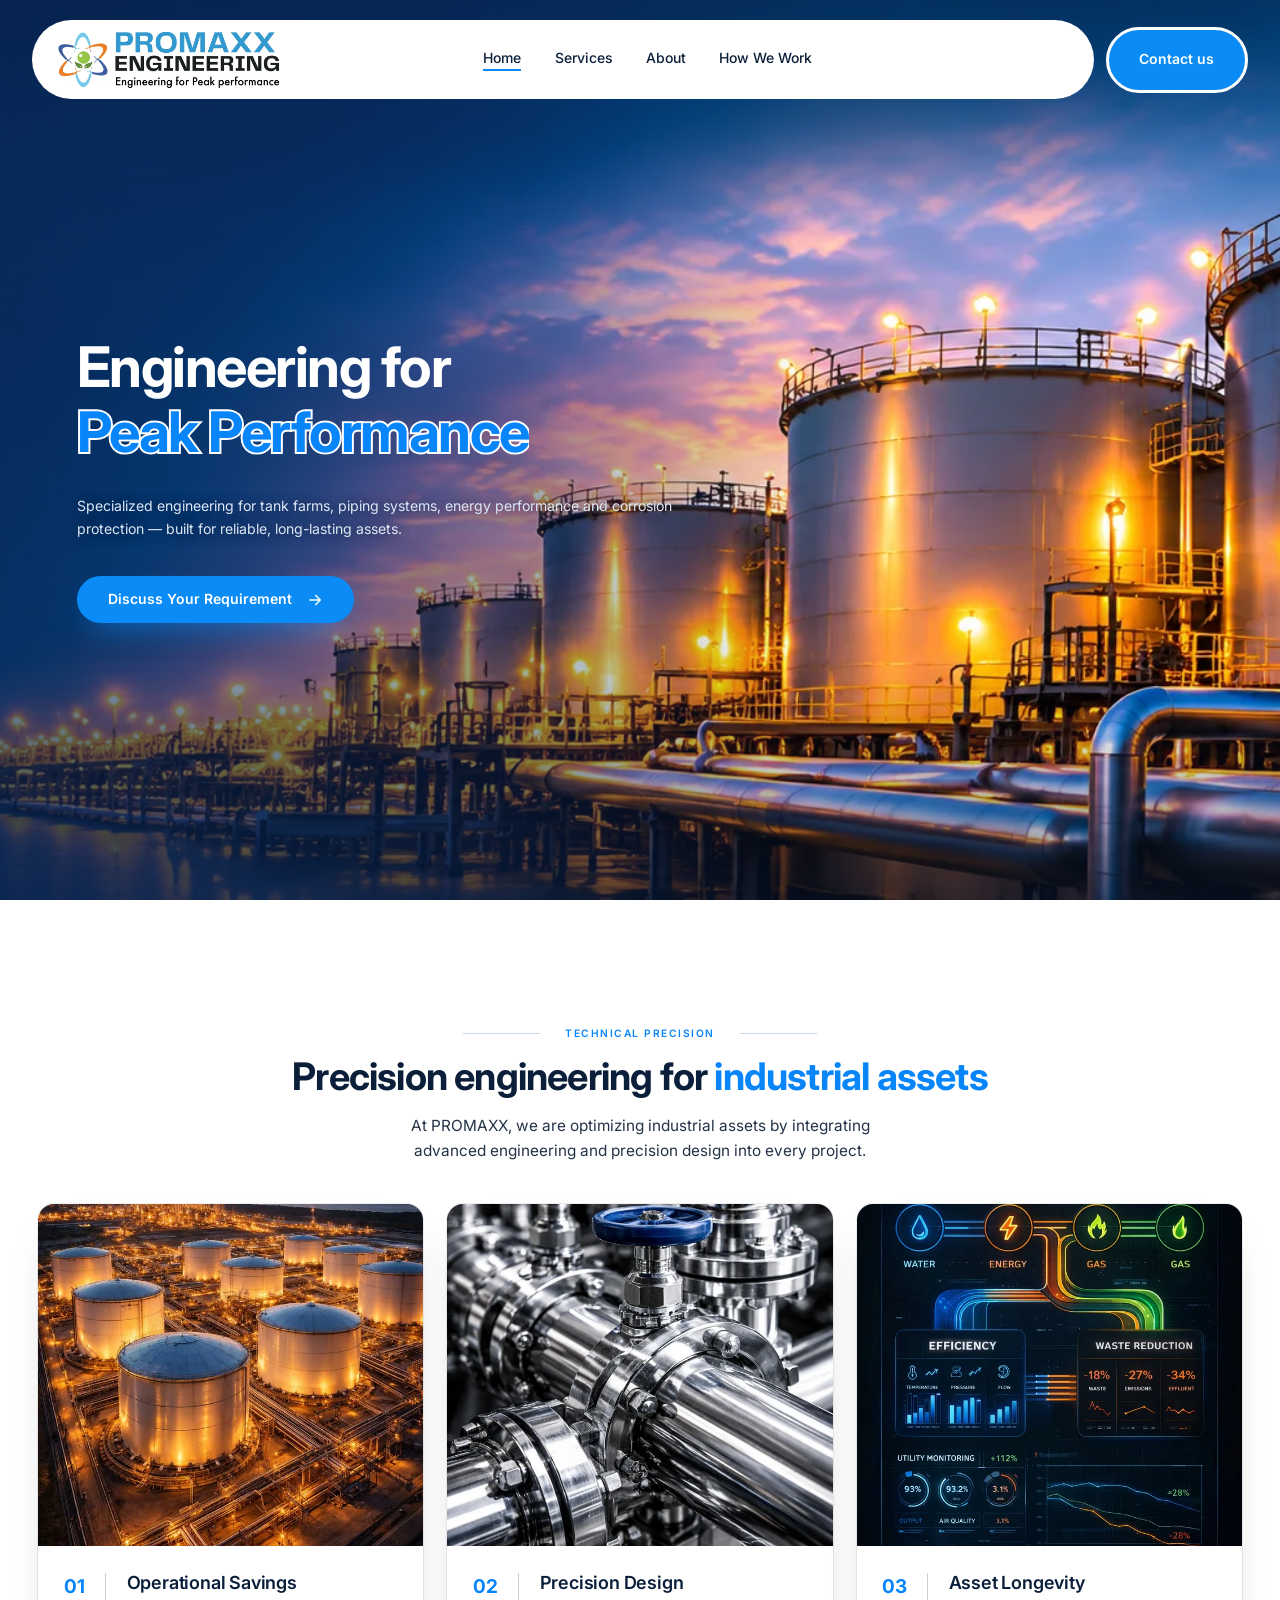
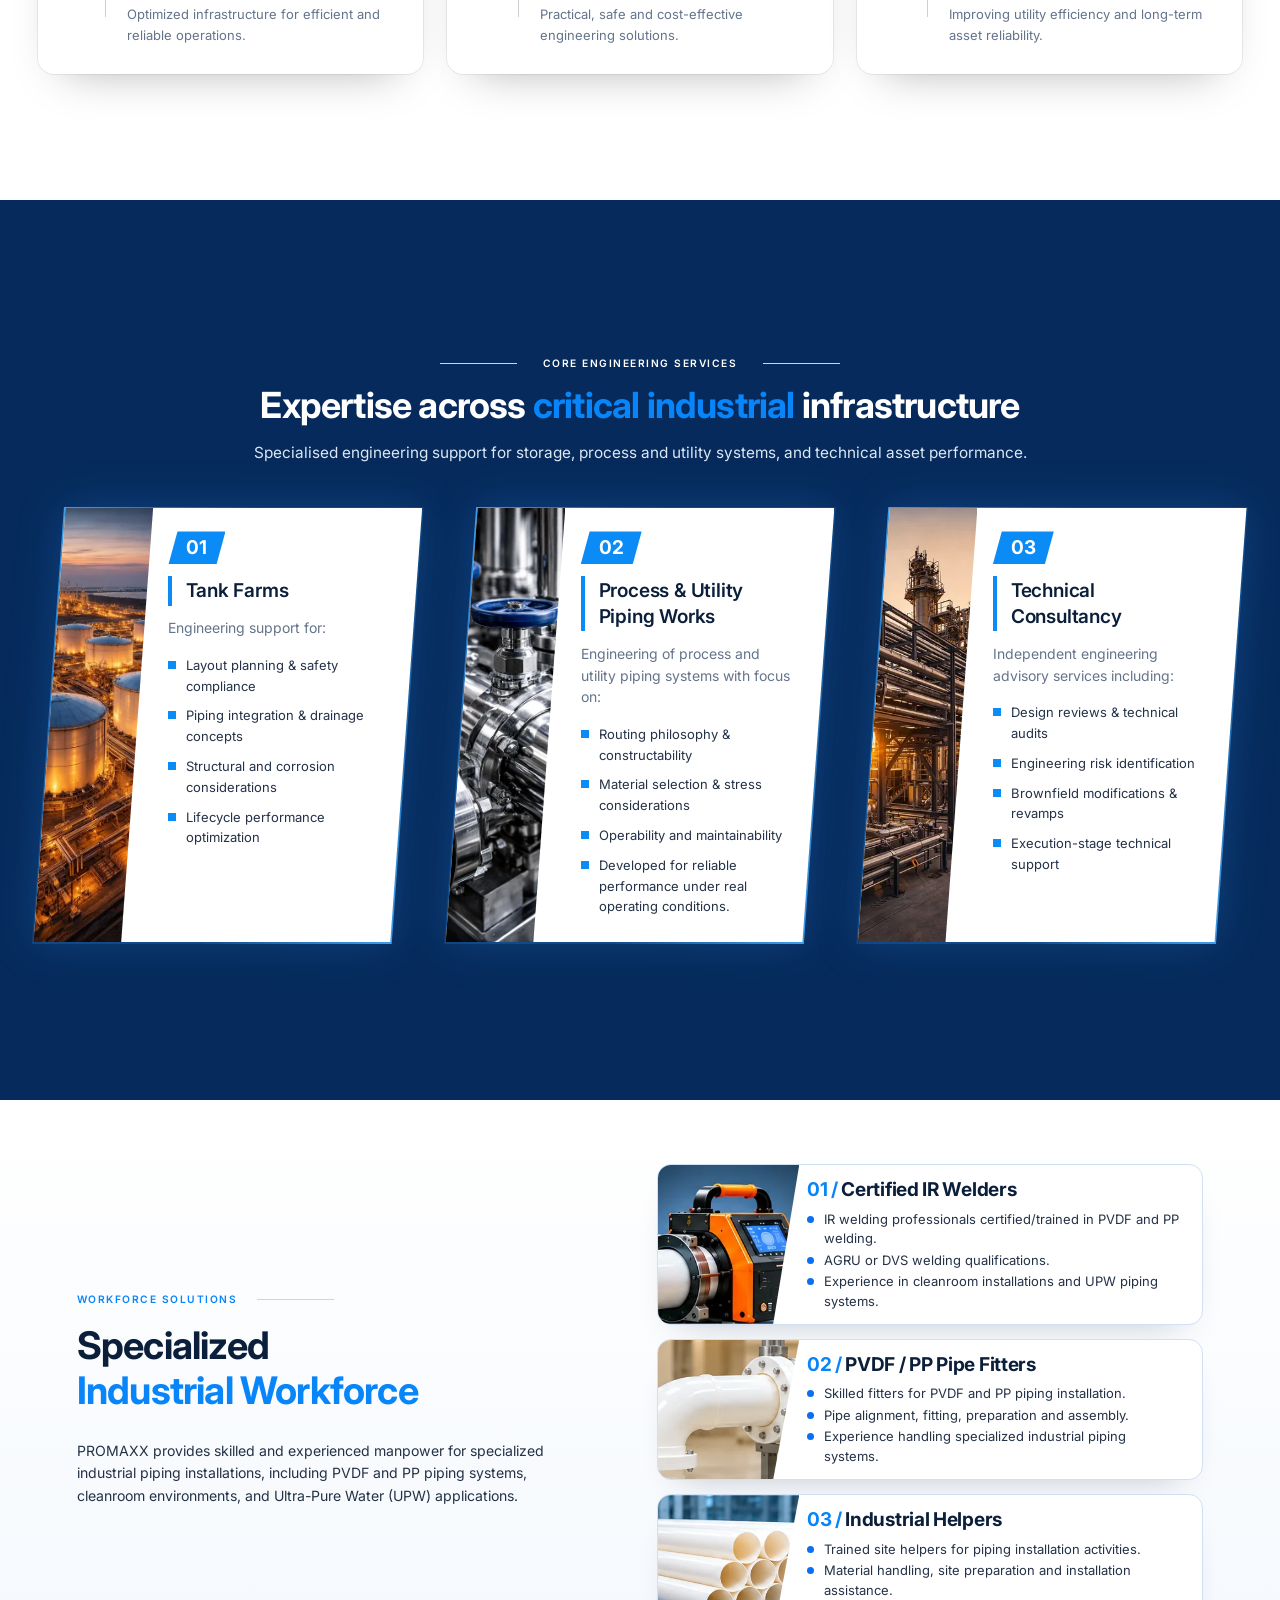
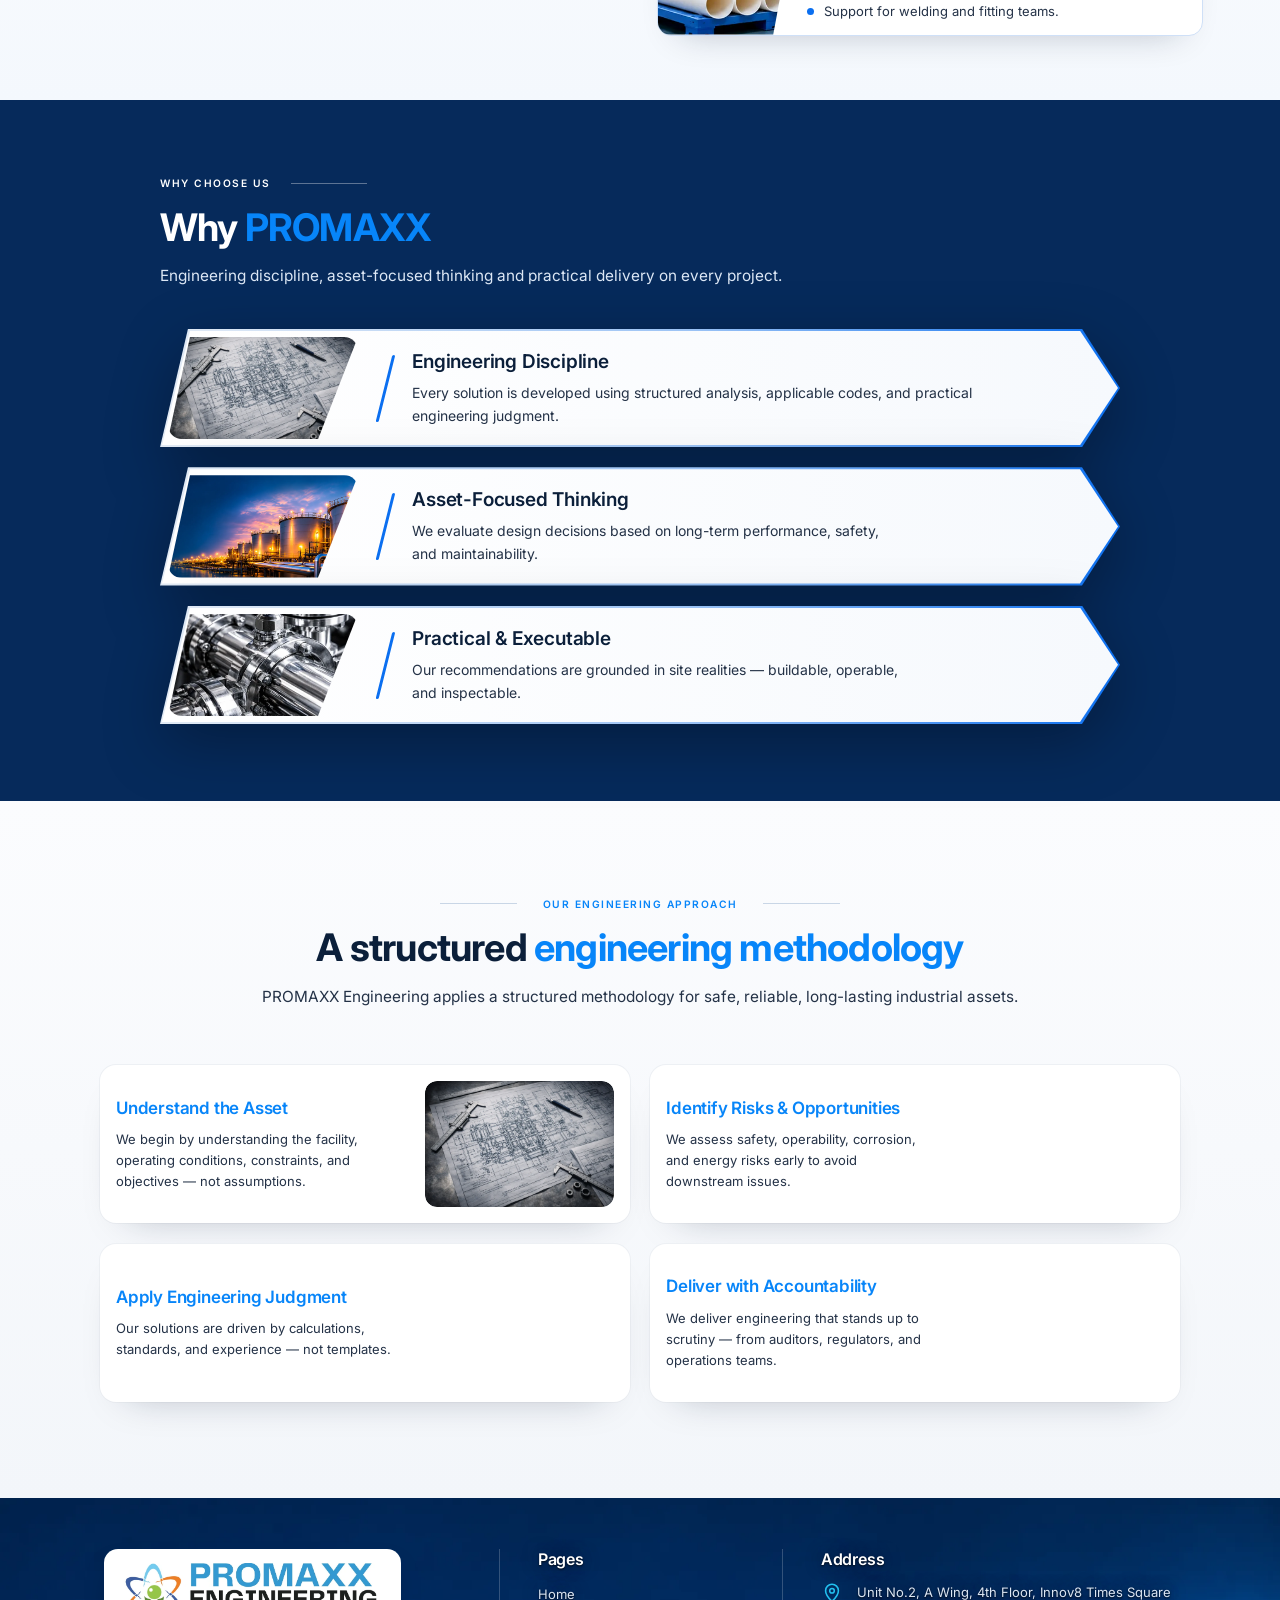
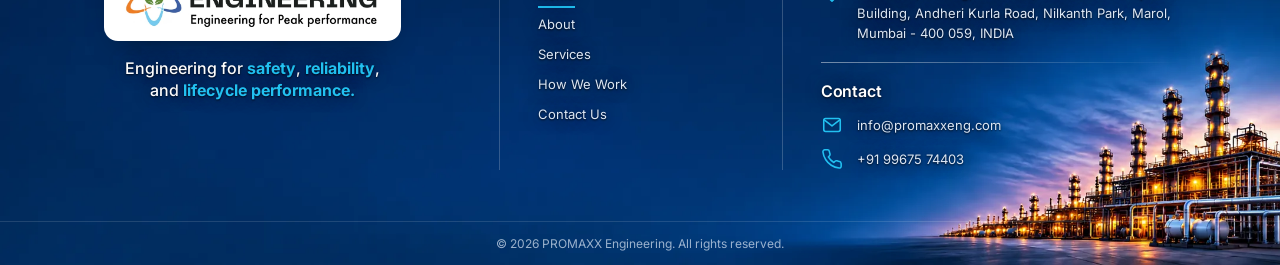
<file: index.html>
<!DOCTYPE html>
<html lang="en">
<head>
<meta charset="utf-8">
<meta name="viewport" content="width=device-width, initial-scale=1">
<title>PROMAXX Engineering | Engineering for Peak Performance</title>
<meta name="description" content="PROMAXX Engineering delivers specialised engineering for tank farms, process and utility piping, technical consultancy and skilled industrial workforce — built for safe, reliable, long-lasting assets. Mumbai, India.">
<meta name="theme-color" content="#062a5b">
<link rel="canonical" href="https://promaxxeng.com/">
<meta property="og:type" content="website">
<meta property="og:site_name" content="PROMAXX Engineering">
<meta property="og:title" content="PROMAXX Engineering | Engineering for Peak Performance">
<meta property="og:description" content="Specialised engineering for tank farms, piping systems, energy performance and corrosion protection — built for reliable, long-lasting assets.">
<meta property="og:url" content="https://promaxxeng.com/">
<meta property="og:image" content="https://promaxxeng.com/og-image.jpg">
<meta property="og:image:width" content="1200">
<meta property="og:image:height" content="630">
<meta name="twitter:card" content="summary_large_image">
<link rel="icon" href="favicon.ico" sizes="any">
<link rel="icon" href="favicon-32.png" type="image/png" sizes="32x32">
<link rel="apple-touch-icon" href="apple-touch-icon.png">
<link rel="manifest" href="site.webmanifest">
<link rel="preconnect" href="https://fonts.googleapis.com">
<link rel="preconnect" href="https://fonts.gstatic.com" crossorigin>
<link href="https://fonts.googleapis.com/css2?family=Inter:wght@400;500;600;700;800&display=swap" rel="stylesheet">
<link rel="preload" as="image" href="img/home-hero-tanks-hd.webp" fetchpriority="high">
<link rel="stylesheet" href="css/style.css">
<script>
  (function (d) {
    if (window.matchMedia && !matchMedia('(prefers-reduced-motion: reduce)').matches && 'IntersectionObserver' in window) {
      d.documentElement.classList.add('motion');
      setTimeout(function () { if (!window.__promaxx) d.documentElement.classList.remove('motion'); }, 4000);
    }
  })(document);
</script>
<script type="application/ld+json">
{
  "@context": "https://schema.org",
  "@type": "ProfessionalService",
  "name": "PROMAXX Engineering",
  "slogan": "Engineering for Peak Performance",
  "url": "https://promaxxeng.com/",
  "logo": "https://promaxxeng.com/img/promaxx-logo.png",
  "image": "https://promaxxeng.com/og-image.jpg",
  "email": "info@promaxxeng.com",
  "telephone": "+91 99675 74403",
  "address": {
    "@type": "PostalAddress",
    "streetAddress": "Unit No.2, A Wing, 4th Floor, Innov8 Times Square Building, Andheri Kurla Road, Nilkanth Park, Marol",
    "addressLocality": "Mumbai",
    "postalCode": "400059",
    "addressRegion": "Maharashtra",
    "addressCountry": "IN"
  }
}
</script>
</head>
<body class="page-home">
<a class="skip-link" href="#main">Skip to content</a>
<div class="page">

<!-- ============================== HERO ============================== -->
<header class="hero hero-home" data-parallax-root>
  <div class="hero-media">
    <div class="slot kenburns" data-parallax>
      <img src="img/home-hero-tanks-hd.webp" width="2172" height="724" alt="Illuminated storage tank farm at dusk" fetchpriority="high" decoding="async">
    </div>
  </div>
  <div class="hero-light" aria-hidden="true"></div>
  <div class="hero-shade" aria-hidden="true"></div>

  <nav class="nav" data-reveal="fade" aria-label="Main">
    <div class="nav-pill">
      <a class="nav-logo" data-reveal="up" data-reveal-delay="100" href="index.html" aria-label="PROMAXX Engineering home">
        <img src="img/promaxx-logo.webp" width="869" height="216" alt="PROMAXX Engineering — Engineering for Peak performance">
      </a>
      <div class="nav-links" data-reveal-stagger="up" data-reveal-delay="200" data-reveal-step="100">
        <a href="index.html" aria-current="page">Home</a>
        <a href="#services">Services</a>
        <a href="#why">About</a>
        <a href="#approach">How We Work</a>
      </div>
      <button class="nav-burger" type="button" aria-label="Open menu" aria-expanded="false" aria-controls="mobile-menu">
        <span></span><span></span><span></span>
      </button>
    </div>
    <a class="nav-cta" data-reveal="scale" data-reveal-delay="450" href="contact.html">Contact us</a>
  </nav>
  <div class="mobile-menu" id="mobile-menu">
    <a href="index.html">Home</a>
    <a href="#services">Services</a>
    <a href="#why">About</a>
    <a href="#approach">How We Work</a>
    <a class="mm-cta" href="contact.html">Contact us</a>
  </div>

  <div class="hero-body">
    <h1 class="hv hv-blue static">
      <span class="line"><span data-mask="200">Engineering for</span></span>
      <span class="line"><span data-mask="450" class="accent">Peak Performance</span></span>
    </h1>
    <p class="hero-text hv hv-white" data-reveal="up" data-reveal-delay="700">Specialized engineering for tank farms, piping systems, energy performance and corrosion protection — built for reliable, long-lasting assets.</p>
    <a class="btn-primary hc" data-reveal="up" data-reveal-delay="900" href="contact.html">Discuss Your Requirement<svg class="arrow" width="18" height="18" viewBox="0 0 24 24" fill="none" stroke="currentColor" stroke-width="2" stroke-linecap="round" stroke-linejoin="round" aria-hidden="true"><path d="M5 12h14M13 6l6 6-6 6"/></svg></a>
  </div>
</header>

<main id="main">

<!-- ============================== INTRO ============================== -->
<section class="intro" aria-labelledby="intro-title">
  <div class="eyebrow" data-reveal="up"><span class="ln"></span><span class="lbl">TECHNICAL PRECISION</span><span class="ln"></span></div>
  <h2 class="h2" id="intro-title" data-reveal="up" data-reveal-delay="100">Precision engineering for <span class="accent">industrial assets</span></h2>
  <p class="lead" data-reveal="up" data-reveal-delay="200">At PROMAXX, we are optimizing industrial assets by integrating advanced engineering and precision design into every project.</p>

  <div class="intro-grid" data-reveal-stagger="up" data-reveal-step="150">
    <article class="intro-card hc">
      <div class="media" data-reveal="scale" data-reveal-delay="100"><div class="slot ambient zoom"><img src="img/tank-farm-aerial.webp" width="683" height="1024" alt="Aerial view of an industrial tank farm" loading="lazy" decoding="async"></div></div>
      <div class="body">
        <span class="num" data-reveal="up" data-reveal-delay="250">01</span>
        <span class="sep" aria-hidden="true"></span>
        <div class="txt">
          <h3 class="hv hv-blue static">Operational Savings</h3>
          <p class="hv hv-blue">Optimized infrastructure for efficient and reliable operations.</p>
        </div>
      </div>
    </article>
    <article class="intro-card hc">
      <div class="media" data-reveal="scale" data-reveal-delay="100"><div class="slot ambient zoom"><img src="img/process-piping.webp" width="683" height="1024" alt="Stainless process piping and valves" loading="lazy" decoding="async"></div></div>
      <div class="body">
        <span class="num" data-reveal="up" data-reveal-delay="250">02</span>
        <span class="sep" aria-hidden="true"></span>
        <div class="txt">
          <h3 class="hv hv-blue static">Precision Design</h3>
          <p class="hv hv-blue">Practical, safe and cost-effective engineering solutions.</p>
        </div>
      </div>
    </article>
    <article class="intro-card hc">
      <div class="media" data-reveal="scale" data-reveal-delay="100"><div class="slot ambient zoom"><img src="img/utility-flow.webp" width="683" height="1024" alt="Utility efficiency monitoring dashboard" loading="lazy" decoding="async"></div></div>
      <div class="body">
        <span class="num" data-reveal="up" data-reveal-delay="250">03</span>
        <span class="sep" aria-hidden="true"></span>
        <div class="txt">
          <h3 class="hv hv-blue static">Asset Longevity</h3>
          <p class="hv hv-blue">Improving utility efficiency and long-term asset reliability.</p>
        </div>
      </div>
    </article>
  </div>
</section>

<!-- ============================== SERVICES ============================== -->
<section class="services" id="services" aria-labelledby="services-title">
  <div class="services-inner">
    <div class="eyebrow on-dark" data-reveal="up"><span class="ln"></span><span class="lbl">CORE ENGINEERING SERVICES</span><span class="ln"></span></div>
    <h2 class="h2 hv hv-blue static" id="services-title" data-reveal="up" data-reveal-delay="100">Expertise across <span class="accent">critical industrial</span> infrastructure</h2>
    <p class="lead hv hv-white" data-reveal="up" data-reveal-delay="200">Specialised engineering support for storage, process and utility systems, and technical asset performance.</p>

    <div class="svc-grid" data-reveal-stagger="up" data-reveal-delay="250" data-reveal-step="150">
      <article class="svc-card hc">
        <div class="svc-frame">
          <div class="svc-panel">
            <div class="svc-media"><div class="slot ambient zoom" data-reveal="mask-x" data-reveal-delay="150"><img src="img/tank-farm-aerial.webp" width="683" height="1024" alt="Tank farm at dusk" loading="lazy" decoding="async"></div></div>
            <div class="svc-body">
              <span class="svc-num" data-reveal="up" data-reveal-delay="250">01</span>
              <h3 class="hv hv-blue static" data-reveal="fade" data-reveal-delay="350">Tank Farms</h3>
              <p class="hv hv-blue">Engineering support for:</p>
              <ul class="svc-list" data-reveal-stagger="up" data-reveal-delay="450" data-reveal-step="80">
                <li class="hv hv-blue">Layout planning &amp; safety compliance</li>
                <li class="hv hv-blue">Piping integration &amp; drainage concepts</li>
                <li class="hv hv-blue">Structural and corrosion considerations</li>
                <li class="hv hv-blue">Lifecycle performance optimization</li>
              </ul>
            </div>
          </div>
        </div>
      </article>
      <article class="svc-card hc">
        <div class="svc-frame">
          <div class="svc-panel">
            <div class="svc-media"><div class="slot ambient zoom" data-reveal="mask-x" data-reveal-delay="150"><img src="img/process-piping.webp" width="683" height="1024" alt="Process piping and valve" loading="lazy" decoding="async"></div></div>
            <div class="svc-body">
              <span class="svc-num" data-reveal="up" data-reveal-delay="250">02</span>
              <h3 class="hv hv-blue static" data-reveal="fade" data-reveal-delay="350">Process &amp; Utility Piping Works</h3>
              <p class="hv hv-blue">Engineering of process and utility piping systems with focus on:</p>
              <ul class="svc-list" data-reveal-stagger="up" data-reveal-delay="450" data-reveal-step="80">
                <li class="hv hv-blue">Routing philosophy &amp; constructability</li>
                <li class="hv hv-blue">Material selection &amp; stress considerations</li>
                <li class="hv hv-blue">Operability and maintainability</li>
                <li class="hv hv-blue">Developed for reliable performance under real operating conditions.</li>
              </ul>
            </div>
          </div>
        </div>
      </article>
      <article class="svc-card hc">
        <div class="svc-frame">
          <div class="svc-panel">
            <div class="svc-media"><div class="slot ambient zoom" data-reveal="mask-x" data-reveal-delay="150"><img src="img/pipe-rack-dusk.webp" width="1024" height="683" alt="Refinery towers and pipe rack at dusk" loading="lazy" decoding="async"></div></div>
            <div class="svc-body">
              <span class="svc-num" data-reveal="up" data-reveal-delay="250">03</span>
              <h3 class="hv hv-blue static" data-reveal="fade" data-reveal-delay="350">Technical Consultancy</h3>
              <p class="hv hv-blue">Independent engineering advisory services including:</p>
              <ul class="svc-list" data-reveal-stagger="up" data-reveal-delay="450" data-reveal-step="80">
                <li class="hv hv-blue">Design reviews &amp; technical audits</li>
                <li class="hv hv-blue">Engineering risk identification</li>
                <li class="hv hv-blue">Brownfield modifications &amp; revamps</li>
                <li class="hv hv-blue">Execution-stage technical support</li>
              </ul>
            </div>
          </div>
        </div>
      </article>
    </div>
  </div>
</section>

<!-- ============================== WORKFORCE ============================== -->
<section class="workforce" id="workforce" aria-labelledby="wf-title">
  <div class="wf-grid">
    <div class="wf-intro" data-reveal="up">
      <div class="eyebrow start"><span class="lbl">WORKFORCE SOLUTIONS</span><span class="ln"></span></div>
      <h2 class="h2 hv hv-blue static" id="wf-title">Specialized<br><span class="accent">Industrial Workforce</span></h2>
      <p class="hv hv-blue">PROMAXX provides skilled and experienced manpower for specialized industrial piping installations, including PVDF and PP piping systems, cleanroom environments, and Ultra-Pure Water (UPW) applications.</p>
    </div>
    <div class="wf-cards" data-reveal-stagger="right" data-reveal-delay="120">
      <article class="wf-card hc">
        <div class="wf-media"><div class="slot ambient zoom"><img src="img/workforce-welder.webp" width="400" height="252" alt="IR welding machine joining PVDF pipe" loading="lazy" decoding="async"></div></div>
        <div class="wf-body">
          <h3 class="hv hv-blue static"><span class="accent">01 /</span> Certified IR Welders</h3>
          <ul class="wf-list">
            <li>IR welding professionals certified/trained in PVDF and PP welding.</li>
            <li>AGRU or DVS welding qualifications.</li>
            <li>Experience in cleanroom installations and UPW piping systems.</li>
          </ul>
        </div>
      </article>
      <article class="wf-card hc">
        <div class="wf-media"><div class="slot ambient zoom"><img src="img/workforce-fitter.webp" width="450" height="232" alt="PVDF pipe fitting and flange assembly" loading="lazy" decoding="async"></div></div>
        <div class="wf-body">
          <h3 class="hv hv-blue static"><span class="accent">02 /</span> PVDF / PP Pipe Fitters</h3>
          <ul class="wf-list">
            <li>Skilled fitters for PVDF and PP piping installation.</li>
            <li>Pipe alignment, fitting, preparation and assembly.</li>
            <li>Experience handling specialized industrial piping systems.</li>
          </ul>
        </div>
      </article>
      <article class="wf-card hc">
        <div class="wf-media"><div class="slot ambient zoom"><img src="img/workforce-pipes.webp" width="500" height="252" alt="Stacked PP pipes on a pallet" loading="lazy" decoding="async"></div></div>
        <div class="wf-body">
          <h3 class="hv hv-blue static"><span class="accent">03 /</span> Industrial Helpers</h3>
          <ul class="wf-list">
            <li>Trained site helpers for piping installation activities.</li>
            <li>Material handling, site preparation and installation assistance.</li>
            <li>Support for welding and fitting teams.</li>
          </ul>
        </div>
      </article>
    </div>
  </div>
</section>

<!-- ============================== WHY ============================== -->
<section class="why" id="why" aria-labelledby="why-title">
  <div class="why-inner">
    <div class="why-head" data-reveal="up">
      <div class="eyebrow start on-dark on-dark-soft"><span class="lbl">WHY CHOOSE US</span><span class="ln"></span></div>
      <h2 class="h2 hv hv-sky static" id="why-title">Why <span class="accent">PROMAXX</span></h2>
      <p class="lead">Engineering discipline, asset-focused thinking and practical delivery on every project.</p>
    </div>
    <div class="why-list" data-reveal-stagger="up" data-reveal-delay="120">
      <article class="why-card hc">
        <div class="why-frame"><div class="why-panel">
          <div class="why-media"><div class="slot ambient zoom"><img src="img/understand-asset.webp" width="1200" height="800" alt="Engineering blueprints and drawing tools" loading="lazy" decoding="async"></div></div>
          <span class="why-bar" aria-hidden="true"></span>
          <div class="why-txt">
            <h3 class="hv hv-blue static">Engineering Discipline</h3>
            <p class="hv hv-blue">Every solution is developed using structured analysis, applicable codes, and practical engineering judgment.</p>
          </div>
        </div></div>
      </article>
      <article class="why-card hc">
        <div class="why-frame"><div class="why-panel">
          <div class="why-media"><div class="slot ambient zoom"><img src="img/home-hero-tanks-hd.webp" width="2172" height="724" alt="Storage tanks at dusk" loading="lazy" decoding="async"></div></div>
          <span class="why-bar" aria-hidden="true"></span>
          <div class="why-txt">
            <h3 class="hv hv-blue static">Asset-Focused Thinking</h3>
            <p class="hv hv-blue">We evaluate design decisions based on long-term performance, safety, and maintainability.</p>
          </div>
        </div></div>
      </article>
      <article class="why-card hc">
        <div class="why-frame"><div class="why-panel">
          <div class="why-media"><div class="slot ambient zoom"><img src="img/process-piping.webp" width="683" height="1024" alt="Process piping" loading="lazy" decoding="async"></div></div>
          <span class="why-bar" aria-hidden="true"></span>
          <div class="why-txt">
            <h3 class="hv hv-blue static">Practical &amp; Executable</h3>
            <p class="hv hv-blue">Our recommendations are grounded in site realities — buildable, operable, and inspectable.</p>
          </div>
        </div></div>
      </article>
    </div>
  </div>
</section>

<!-- ============================== APPROACH ============================== -->
<section class="approach" id="approach" aria-labelledby="ap-title">
  <div class="eyebrow" data-reveal="up"><span class="ln"></span><span class="lbl">OUR ENGINEERING APPROACH</span><span class="ln"></span></div>
  <h2 class="h2" id="ap-title" data-reveal="up" data-reveal-delay="100">A structured <span class="accent">engineering methodology</span></h2>
  <p class="lead" data-reveal="up" data-reveal-delay="200">PROMAXX Engineering applies a structured methodology for safe, reliable, long-lasting industrial assets.</p>
  <div class="ap-grid" data-reveal-stagger="up" data-reveal-delay="150">
    <article class="ap-card hc">
      <div class="ap-txt">
        <h3 class="hv hv-ink static">Understand the Asset</h3>
        <p class="hv hv-blue">We begin by understanding the facility, operating conditions, constraints, and objectives — not assumptions.</p>
      </div>
      <div class="ap-media"><div class="slot r12 ambient zoom"><img src="img/understand-asset.webp" width="1200" height="800" alt="Engineering drawings" loading="lazy" decoding="async"></div></div>
    </article>
    <article class="ap-card hc">
      <div class="ap-txt">
        <h3 class="hv hv-ink static">Identify Risks &amp; Opportunities</h3>
        <p class="hv hv-blue">We assess safety, operability, corrosion, and energy risks early to avoid downstream issues.</p>
      </div>
      <div class="ap-media"><div class="slot r12 ambient zoom"><img src="img/identify-risks.webp" width="1200" height="800" alt="Risk analysis on a digital screen" loading="lazy" decoding="async"></div></div>
    </article>
    <article class="ap-card hc">
      <div class="ap-txt">
        <h3 class="hv hv-ink static">Apply Engineering Judgment</h3>
        <p class="hv hv-blue">Our solutions are driven by calculations, standards, and experience — not templates.</p>
      </div>
      <div class="ap-media"><div class="slot r12 ambient zoom"><img src="img/engineering-judgment.webp" width="1200" height="800" alt="Engineer reviewing plans" loading="lazy" decoding="async"></div></div>
    </article>
    <article class="ap-card hc">
      <div class="ap-txt">
        <h3 class="hv hv-ink static">Deliver with Accountability</h3>
        <p class="hv hv-blue">We deliver engineering that stands up to scrutiny — from auditors, regulators, and operations teams.</p>
      </div>
      <div class="ap-media"><div class="slot r12 ambient zoom"><img src="img/deliver-accountability.webp" width="1200" height="654" alt="Approved engineering document" loading="lazy" decoding="async"></div></div>
    </article>
  </div>
</section>

</main>

<!-- ============================== FOOTER ============================== -->
<footer class="footer" id="footer">
  <div class="footer-wrap">
    <div class="footer-bg" aria-hidden="true"></div>
    <div class="footer-inner" data-reveal="up">
      <div class="f-brand">
        <div class="f-logo"><img src="img/promaxx-logo.webp" width="869" height="216" alt="PROMAXX Engineering — Engineering for Peak performance" loading="lazy"></div>
        <p class="f-tag hv hv-white">Engineering for <b>safety</b>, <b>reliability</b>, and <b>lifecycle performance.</b></p>
      </div>
      <div class="f-col f-pages">
        <h4 class="hv hv-cyan static">Pages</h4>
        <div class="f-links">
          <a href="index.html" aria-current="page">Home</a>
          <a href="#why">About</a>
          <a href="#services">Services</a>
          <a href="#approach">How We Work</a>
          <a href="contact.html">Contact Us</a>
        </div>
      </div>
      <div class="f-col f-contact">
        <div class="f-group">
          <h4 class="hv hv-cyan static">Address</h4>
          <div class="f-row"><svg class="f-ico" width="22" height="22" viewBox="0 0 24 24" fill="none" stroke-width="1.7" stroke-linecap="round" stroke-linejoin="round" aria-hidden="true"><path d="M12 21s-7-6.2-7-11.5A7 7 0 0 1 19 9.5C19 14.8 12 21 12 21z"/><circle cx="12" cy="9.5" r="2.5"/></svg><p class="hv hv-white">Unit No.2, A Wing, 4th Floor, Innov8 Times Square Building, Andheri Kurla Road, Nilkanth Park, Marol, Mumbai - 400 059, INDIA</p></div>
        </div>
        <span class="f-rule" aria-hidden="true"></span>
        <div class="f-group">
          <h4 class="hv hv-cyan static">Contact</h4>
          <a class="f-link" href="mailto:info@promaxxeng.com"><svg class="f-ico" width="22" height="22" viewBox="0 0 24 24" fill="none" stroke-width="1.7" stroke-linecap="round" stroke-linejoin="round" aria-hidden="true"><rect x="3" y="5" width="18" height="14" rx="2"/><path d="M3.5 6.5l8.5 6.5 8.5-6.5"/></svg>info@promaxxeng.com</a>
          <a class="f-link" href="tel:+919967574403"><svg class="f-ico" width="22" height="22" viewBox="0 0 24 24" fill="none" stroke-width="1.7" stroke-linecap="round" stroke-linejoin="round" aria-hidden="true"><path d="M22 16.9v3a2 2 0 0 1-2.2 2 19.8 19.8 0 0 1-8.6-3.1 19.5 19.5 0 0 1-6-6A19.8 19.8 0 0 1 2.1 4.2 2 2 0 0 1 4.1 2h3a2 2 0 0 1 2 1.7c.1.9.4 1.8.7 2.7a2 2 0 0 1-.5 2.1L8 9.8a16 16 0 0 0 6 6l1.3-1.3a2 2 0 0 1 2.1-.5c.9.3 1.8.6 2.7.7a2 2 0 0 1 1.7 2z"/></svg>+91 99675 74403</a>
        </div>
      </div>
    </div>
    <div class="f-legal"><p>© <span data-year>2026</span> PROMAXX Engineering. All rights reserved.</p></div>
  </div>
</footer>

</div>
<script src="js/main.js" defer></script>
</body>
</html>
</file>
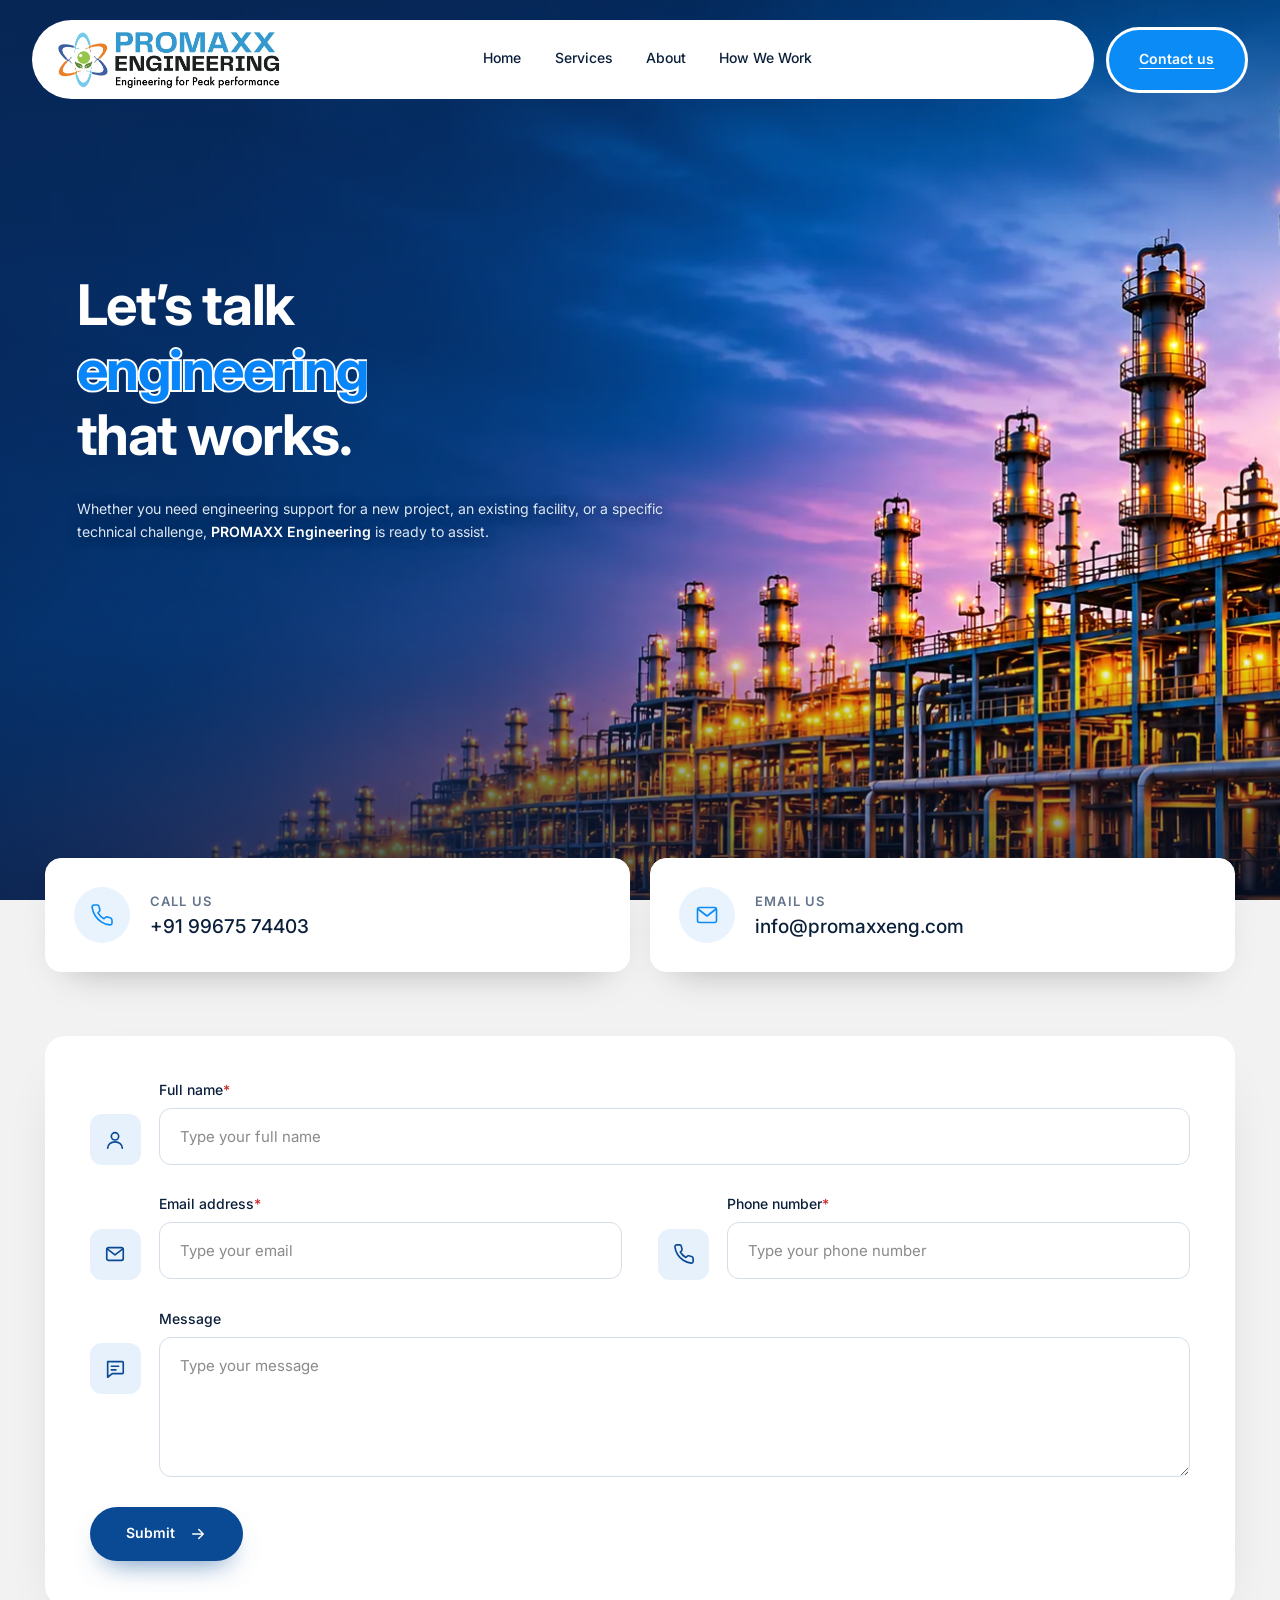
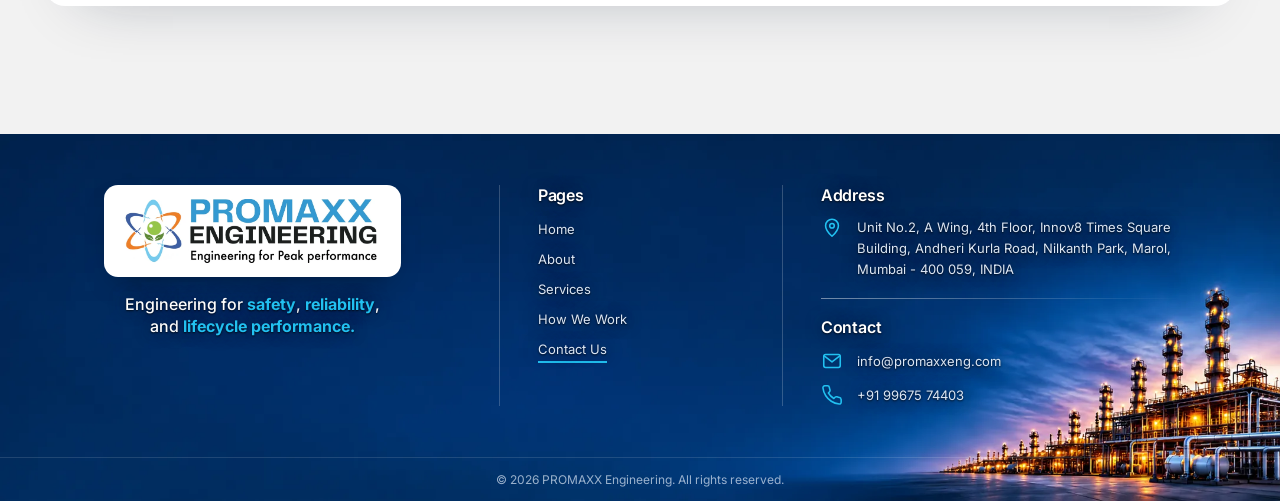
<file: contact.html>
<!DOCTYPE html>
<html lang="en">
<head>
<meta charset="utf-8">
<meta name="viewport" content="width=device-width, initial-scale=1">
<title>Contact Us | PROMAXX Engineering</title>
<meta name="description" content="Talk to PROMAXX Engineering about your tank farm, piping, consultancy or industrial workforce requirement. Call +91 99675 74403 or email info@promaxxeng.com.">
<meta name="theme-color" content="#062a5b">
<link rel="canonical" href="https://promaxxeng.com/contact.html">
<meta property="og:type" content="website">
<meta property="og:site_name" content="PROMAXX Engineering">
<meta property="og:title" content="Contact PROMAXX Engineering">
<meta property="og:description" content="Whether you need engineering support for a new project, an existing facility, or a specific technical challenge, PROMAXX Engineering is ready to assist.">
<meta property="og:url" content="https://promaxxeng.com/contact.html">
<meta property="og:image" content="https://promaxxeng.com/og-image.jpg">
<meta property="og:image:width" content="1200">
<meta property="og:image:height" content="630">
<meta name="twitter:card" content="summary_large_image">
<link rel="icon" href="favicon.ico" sizes="any">
<link rel="icon" href="favicon-32.png" type="image/png" sizes="32x32">
<link rel="apple-touch-icon" href="apple-touch-icon.png">
<link rel="manifest" href="site.webmanifest">
<link rel="preconnect" href="https://fonts.googleapis.com">
<link rel="preconnect" href="https://fonts.gstatic.com" crossorigin>
<link href="https://fonts.googleapis.com/css2?family=Inter:wght@400;500;600;700;800&display=swap" rel="stylesheet">
<link rel="preload" as="image" href="img/contact-hero-dusk.webp" fetchpriority="high">
<link rel="stylesheet" href="css/style.css">
<script>
  (function (d) {
    if (window.matchMedia && !matchMedia('(prefers-reduced-motion: reduce)').matches && 'IntersectionObserver' in window) {
      d.documentElement.classList.add('motion');
      setTimeout(function () { if (!window.__promaxx) d.documentElement.classList.remove('motion'); }, 4000);
    }
  })(document);
</script>
</head>
<body class="page-contact">
<a class="skip-link" href="#main">Skip to content</a>
<div class="page">

<!-- ============================== HERO ============================== -->
<header class="hero hero-contact" data-parallax-root>
  <div class="hero-media">
    <div class="slot kenburns" data-parallax>
      <img src="img/contact-hero-dusk.webp" width="1752" height="897" alt="Refinery towers lit up at dusk" fetchpriority="high" decoding="async">
    </div>
  </div>
  <div class="hero-shade" aria-hidden="true"></div>

  <nav class="nav" data-reveal="down" aria-label="Main">
    <div class="nav-pill">
      <a class="nav-logo" data-reveal="scale" data-reveal-delay="100" href="index.html" aria-label="PROMAXX Engineering home">
        <img src="img/promaxx-logo.webp" width="869" height="216" alt="PROMAXX Engineering — Engineering for Peak performance">
      </a>
      <div class="nav-links" data-reveal-stagger="up" data-reveal-delay="200" data-reveal-step="100">
        <a href="index.html">Home</a>
        <a href="index.html#services">Services</a>
        <a href="index.html#why">About</a>
        <a href="index.html#approach">How We Work</a>
      </div>
      <button class="nav-burger" type="button" aria-label="Open menu" aria-expanded="false" aria-controls="mobile-menu">
        <span></span><span></span><span></span>
      </button>
    </div>
    <a class="nav-cta" data-reveal="scale" data-reveal-delay="450" href="contact.html" aria-current="page">Contact us</a>
  </nav>
  <div class="mobile-menu" id="mobile-menu">
    <a href="index.html">Home</a>
    <a href="index.html#services">Services</a>
    <a href="index.html#why">About</a>
    <a href="index.html#approach">How We Work</a>
    <a class="mm-cta" href="contact.html" aria-current="page">Contact us</a>
  </div>

  <div class="hero-body">
    <h1 class="hv hv-blue static">
      <span class="line"><span data-mask="200">Let’s talk</span></span>
      <span class="line"><span data-mask="400" class="accent">engineering</span></span>
      <span class="line"><span data-mask="600">that works.</span></span>
    </h1>
    <p class="hero-text hv hv-white" data-reveal="up" data-reveal-delay="800">Whether you need engineering support for a new project, an existing facility, or a specific technical challenge, <strong>PROMAXX Engineering</strong> is ready to assist.</p>
  </div>

  <div class="contact-cards">
    <div class="contact-cards-grid" data-reveal-stagger="up" data-reveal-delay="550">
      <a class="c-card" href="tel:+919967574403">
        <span class="c-icon"><svg width="24" height="24" viewBox="0 0 24 24" fill="none" stroke="#0B8BF5" stroke-width="1.6" stroke-linecap="round" stroke-linejoin="round" aria-hidden="true"><path d="M22 16.9v3a2 2 0 0 1-2.2 2 19.8 19.8 0 0 1-8.6-3.1 19.5 19.5 0 0 1-6-6A19.8 19.8 0 0 1 2.1 4.2 2 2 0 0 1 4.1 2h3a2 2 0 0 1 2 1.7c.1.9.4 1.8.7 2.7a2 2 0 0 1-.5 2.1L8 9.8a16 16 0 0 0 6 6l1.3-1.3a2 2 0 0 1 2.1-.5c.9.3 1.8.6 2.7.7a2 2 0 0 1 1.7 2z"/></svg></span>
        <span class="c-txt"><span class="c-lbl">Call us</span><span class="c-val">+91 99675 74403</span></span>
      </a>
      <a class="c-card" href="mailto:info@promaxxeng.com">
        <span class="c-icon"><svg width="24" height="24" viewBox="0 0 24 24" fill="none" stroke="#0B8BF5" stroke-width="1.6" stroke-linecap="round" stroke-linejoin="round" aria-hidden="true"><rect x="2.5" y="4.5" width="19" height="15" rx="2"/><path d="M3 6l9 7 9-7"/></svg></span>
        <span class="c-txt"><span class="c-lbl">Email us</span><span class="c-val">info@promaxxeng.com</span></span>
      </a>
    </div>
  </div>
</header>

<main id="main">
<section class="contact-section" aria-label="Contact form">
  <!--
    FORM DELIVERY
    Set data-endpoint to a form-backend URL (e.g. https://api.web3forms.com/submit or a Formspree
    https://formspree.io/f/xxxx endpoint) and, for Web3Forms, fill in the access_key below.
    With data-endpoint left empty, Submit opens the visitor's email app with the message
    pre-addressed to info@promaxxeng.com, so nothing is ever silently lost.
  -->
  <form class="form" id="contact-form" data-endpoint="" data-mailto="info@promaxxeng.com" data-reveal="up" data-reveal-stagger="up" data-reveal-step="90" novalidate>
    <input type="hidden" name="access_key" value="">
    <input type="hidden" name="subject" value="New enquiry from promaxxeng.com">
    <input type="hidden" name="from_name" value="PROMAXX website">
    <label class="hp" aria-hidden="true">Leave this empty<input type="checkbox" name="botcheck" tabindex="-1" autocomplete="off"></label>

    <div class="field full" data-field="name">
      <span class="field-icon" aria-hidden="true"><svg width="22" height="22" viewBox="0 0 24 24" fill="none" stroke-width="1.8" stroke-linecap="round" stroke-linejoin="round"><circle cx="12" cy="8" r="4"/><path d="M4 21c0-4 3.6-7 8-7s8 3 8 7"/></svg></span>
      <label>
        <span class="lbl">Full name<span class="req" aria-hidden="true">*</span></span>
        <input class="input" name="name" autocomplete="name" placeholder="Type your full name" required aria-describedby="err-name">
        <span class="err" id="err-name" role="alert"></span>
      </label>
    </div>
    <div class="field" data-field="email">
      <span class="field-icon" aria-hidden="true"><svg width="22" height="22" viewBox="0 0 24 24" fill="none" stroke-width="1.8" stroke-linecap="round" stroke-linejoin="round"><rect x="3" y="5" width="18" height="14" rx="2"/><path d="M3.5 6.5l8.5 6.5 8.5-6.5"/></svg></span>
      <label>
        <span class="lbl">Email address<span class="req" aria-hidden="true">*</span></span>
        <input class="input" name="email" type="email" autocomplete="email" placeholder="Type your email" required aria-describedby="err-email">
        <span class="err" id="err-email" role="alert"></span>
      </label>
    </div>
    <div class="field" data-field="phone">
      <span class="field-icon" aria-hidden="true"><svg width="22" height="22" viewBox="0 0 24 24" fill="none" stroke-width="1.8" stroke-linecap="round" stroke-linejoin="round"><path d="M22 16.9v3a2 2 0 0 1-2.2 2 19.8 19.8 0 0 1-8.6-3.1 19.5 19.5 0 0 1-6-6A19.8 19.8 0 0 1 2.1 4.2 2 2 0 0 1 4.1 2h3a2 2 0 0 1 2 1.7c.1.9.4 1.8.7 2.7a2 2 0 0 1-.5 2.1L8 9.8a16 16 0 0 0 6 6l1.3-1.3a2 2 0 0 1 2.1-.5c.9.3 1.8.6 2.7.7a2 2 0 0 1 1.7 2z"/></svg></span>
      <label>
        <span class="lbl">Phone number<span class="req" aria-hidden="true">*</span></span>
        <input class="input" name="phone" type="tel" autocomplete="tel" placeholder="Type your phone number" required aria-describedby="err-phone">
        <span class="err" id="err-phone" role="alert"></span>
      </label>
    </div>
    <div class="field full" data-field="message">
      <span class="field-icon" aria-hidden="true"><svg width="22" height="22" viewBox="0 0 24 24" fill="none" stroke-width="1.8" stroke-linecap="round" stroke-linejoin="round"><path d="M4 4h16a1 1 0 0 1 1 1v11a1 1 0 0 1-1 1H9l-5 4V5a1 1 0 0 1 1-1z"/><path d="M8 9h8M8 13h5"/></svg></span>
      <label>
        <span class="lbl">Message</span>
        <textarea class="input" name="message" rows="5" placeholder="Type your message"></textarea>
      </label>
    </div>
    <p class="form-status" role="status" aria-live="polite"></p>
    <div class="form-actions">
      <button class="btn-submit hc" type="submit"><span class="btn-label">Submit</span><svg class="arrow" width="18" height="18" viewBox="0 0 24 24" fill="none" stroke="currentColor" stroke-width="2" stroke-linecap="round" stroke-linejoin="round" aria-hidden="true"><path d="M5 12h14M13 6l6 6-6 6"/></svg></button>
    </div>
  </form>

  <div class="sent" id="form-sent" hidden tabindex="-1">
    <span class="tick" aria-hidden="true"><svg width="26" height="26" viewBox="0 0 24 24" fill="none" stroke="#fff" stroke-width="2.4" stroke-linecap="round" stroke-linejoin="round"><path d="M5 12.5l4.5 4.5L19 7.5"/></svg></span>
    <h2 class="hv hv-blue static">Thank you, <span data-sent-name></span>.</h2>
    <p class="hv hv-blue" data-sent-msg></p>
    <button class="btn-ghost" type="button" data-reset>Send another message</button>
  </div>
</section>
</main>

<!-- ============================== FOOTER ============================== -->
<footer class="footer" id="footer">
  <div class="footer-wrap">
    <div class="footer-bg" aria-hidden="true"></div>
    <div class="footer-inner" data-reveal="up">
      <div class="f-brand">
        <div class="f-logo"><img src="img/promaxx-logo.webp" width="869" height="216" alt="PROMAXX Engineering — Engineering for Peak performance" loading="lazy"></div>
        <p class="f-tag hv hv-white">Engineering for <b>safety</b>, <b>reliability</b>, and <b>lifecycle performance.</b></p>
      </div>
      <div class="f-col f-pages">
        <h4 class="hv hv-cyan static">Pages</h4>
        <div class="f-links" data-reveal-stagger="up" data-reveal-step="70">
          <a href="index.html">Home</a>
          <a href="index.html#why">About</a>
          <a href="index.html#services">Services</a>
          <a href="index.html#approach">How We Work</a>
          <a href="contact.html" aria-current="page">Contact Us</a>
        </div>
      </div>
      <div class="f-col f-contact">
        <div class="f-group">
          <h4 class="hv hv-cyan static">Address</h4>
          <div class="f-row"><svg class="f-ico" width="22" height="22" viewBox="0 0 24 24" fill="none" stroke-width="1.7" stroke-linecap="round" stroke-linejoin="round" aria-hidden="true"><path d="M12 21s-7-6.2-7-11.5A7 7 0 0 1 19 9.5C19 14.8 12 21 12 21z"/><circle cx="12" cy="9.5" r="2.5"/></svg><p class="hv hv-white">Unit No.2, A Wing, 4th Floor, Innov8 Times Square Building, Andheri Kurla Road, Nilkanth Park, Marol, Mumbai - 400 059, INDIA</p></div>
        </div>
        <span class="f-rule" aria-hidden="true"></span>
        <div class="f-group">
          <h4 class="hv hv-cyan static">Contact</h4>
          <a class="f-link" href="mailto:info@promaxxeng.com"><svg class="f-ico" width="22" height="22" viewBox="0 0 24 24" fill="none" stroke-width="1.7" stroke-linecap="round" stroke-linejoin="round" aria-hidden="true"><rect x="3" y="5" width="18" height="14" rx="2"/><path d="M3.5 6.5l8.5 6.5 8.5-6.5"/></svg>info@promaxxeng.com</a>
          <a class="f-link" href="tel:+919967574403"><svg class="f-ico" width="22" height="22" viewBox="0 0 24 24" fill="none" stroke-width="1.7" stroke-linecap="round" stroke-linejoin="round" aria-hidden="true"><path d="M22 16.9v3a2 2 0 0 1-2.2 2 19.8 19.8 0 0 1-8.6-3.1 19.5 19.5 0 0 1-6-6A19.8 19.8 0 0 1 2.1 4.2 2 2 0 0 1 4.1 2h3a2 2 0 0 1 2 1.7c.1.9.4 1.8.7 2.7a2 2 0 0 1-.5 2.1L8 9.8a16 16 0 0 0 6 6l1.3-1.3a2 2 0 0 1 2.1-.5c.9.3 1.8.6 2.7.7a2 2 0 0 1 1.7 2z"/></svg>+91 99675 74403</a>
        </div>
      </div>
    </div>
    <div class="f-legal"><p>© <span data-year>2026</span> PROMAXX Engineering. All rights reserved.</p></div>
  </div>
</footer>

</div>
<script src="js/main.js" defer></script>
</body>
</html>
</file>
<file: css/style.css>
/* =========================================================================
   PROMAXX Engineering — site stylesheet
   Recreated from the Claude Design handoff ("Promaxx Home" + "Contact Us").
   ========================================================================= */

:root {
  --navy-900: #071733;
  --navy-850: #071d3e;
  --navy-800: #07214d;
  --navy-700: #062a5b;
  --ink: #0B1F3A;
  --body: #243247;
  --muted: #64748B;
  --blue: #0B8BF5;
  --blue-text: #0785F9;
  --blue-dark: #0670C9;
  --blue-deep: #0B6FF0;
  --cyan: #22C1F1;
  --pale: #DCE7F5;
  --rule: #c9d6e6;
  --ease: cubic-bezier(.2, .7, .2, 1);
}

*, *::before, *::after { box-sizing: border-box; }
html, body { overflow-x: clip; }
html { scroll-padding-top: 110px; scroll-behavior: smooth; }
@media (prefers-reduced-motion: reduce) { html { scroll-behavior: auto; } }
body {
  margin: 0;
  font-family: 'Inter', system-ui, -apple-system, 'Segoe UI', sans-serif;
  text-rendering: optimizeLegibility;
  -webkit-font-smoothing: antialiased;
  color: var(--ink);
  background: #fff;
}
body.page-contact { background: #f2f2f2; }
h1, h2, h3, h4, p, li { overflow-wrap: break-word; }
img { display: block; max-width: 100%; }
a { color: var(--blue); text-decoration: none; }
a:hover { color: var(--blue-dark); }
button { font: inherit; }
:focus-visible { outline: 2px solid var(--blue); outline-offset: 3px; }

.page { width: 100%; overflow-x: hidden; }
.accent { color: var(--blue-text); }

.skip-link {
  position: absolute; left: 16px; top: -60px; z-index: 100;
  background: #fff; color: var(--ink); padding: 10px 16px; border-radius: 8px; font-weight: 600;
}
.skip-link:focus { top: 16px; }

/* Hover colour helpers (design: text shifts colour on hover) */
.hv { transition: color .25s ease; }
.hv-blue:hover { color: var(--blue-text); }
.hv-white:hover { color: #fff; }
.hv-ink:hover { color: var(--ink); }
.hv-sky:hover { color: #2E8BFF; }
.hv-cyan:hover { color: var(--cyan); }
.static { cursor: default; }

/* ---------- Image slot (cover-fit image filling its frame) ---------- */
.slot { position: absolute; inset: 0; display: block; transition: transform .7s var(--ease); }
.slot img { width: 100%; height: 100%; object-fit: cover; object-position: center; }
.slot.r12, .slot.r12 img { border-radius: 12px; }
.hc:hover .slot.zoom { transform: scale(1.04); }

/* ---------- Section label (eyebrow) ---------- */
.eyebrow { display: flex; align-items: center; justify-content: center; gap: clamp(12px, 2vw, 28px); }
.eyebrow .ln { width: clamp(32px, 6vw, 100px); height: 1px; background: var(--rule); flex: none; }
.eyebrow .lbl {
  font-size: clamp(10px, .8vw, 11px); font-weight: 600; letter-spacing: 1.5px; line-height: 1.4;
  white-space: nowrap; color: var(--blue-text);
}
.eyebrow.start { justify-content: flex-start; gap: clamp(12px, 1.6vw, 20px); }
.eyebrow.on-dark .lbl { color: #fff; }
.eyebrow.on-dark-soft .ln { background: rgba(255, 255, 255, .35); }

.h2 { margin: 0; font-size: clamp(29px, 3.2vw, 38px); font-weight: 700; line-height: 1.2; letter-spacing: -0.8px; }
.lead { margin: 0; font-size: clamp(14px, 1.2vw, 16px); font-weight: 400; line-height: 1.6; }

/* =========================================================================
   NAVIGATION
   ========================================================================= */
.nav {
  position: fixed; top: 0; left: 0; z-index: 60;
  width: 100%; max-width: 100vw;
  display: flex; align-items: center; gap: 12px;
  padding: 20px clamp(16px, 3vw, 32px);
  transition: padding .35s var(--ease);
}
.nav.scrolled { padding-top: 10px; padding-bottom: 10px; }
.nav-pill {
  flex: 1; min-width: 0;
  display: flex; align-items: center; justify-content: space-between; gap: 16px;
  background: #fff; border-radius: 999px; color: var(--ink);
  padding: clamp(8px, .9vw, 12px) clamp(8px, 2.6vw, 36px) clamp(8px, .9vw, 12px) clamp(10px, 1.3vw, 18px);
  transition: box-shadow .35s ease;
}
.nav.scrolled .nav-pill { box-shadow: 0 12px 30px -14px rgba(7, 23, 51, .35); }
.nav-logo { display: flex; align-items: center; padding-left: 8px; transition: opacity .3s ease; }
.nav-logo:hover { opacity: .8; }
.nav-logo img { height: clamp(40px, 4.4vw, 64px); width: auto; max-width: 100%; }

.nav-links {
  flex: 1; display: flex; justify-content: center; gap: clamp(14px, 2.6vw, 48px);
  font-size: 14px; font-weight: 500; line-height: 1.4; white-space: nowrap;
  padding-right: clamp(0px, 5vw, 90px);
}
.nav-links a {
  color: var(--ink); padding-bottom: 4px;
  background: linear-gradient(var(--blue), var(--blue)) left bottom / 0% 2px no-repeat;
  transition: color .25s ease, background-size .35s var(--ease);
}
.nav-links a:hover { color: var(--blue-text); background-size: 100% 2px; }
.nav-links a[aria-current="page"] { background-size: 100% 2px; }

.nav-cta {
  flex: none; background: var(--blue); color: #fff; border-radius: 999px;
  padding: clamp(16px, 1.7vw, 24px) clamp(20px, 2.4vw, 34px);
  font-size: 14px; font-weight: 600; line-height: 1.2; white-space: nowrap; border: 3px solid #fff;
  transition: background .25s ease, box-shadow .3s ease, translate .3s ease;
}
.nav-cta:hover { background: var(--blue-dark); color: #fff; box-shadow: 0 10px 28px -6px rgba(11, 139, 245, .7); translate: 0 -2px; }
.nav-cta[aria-current="page"] { text-decoration: underline; text-underline-offset: 4px; }

.nav-burger {
  display: none; width: 44px; height: 44px; flex: none; border-radius: 999px;
  border: 1px solid #e2e2e2; background: #fff; cursor: pointer;
  flex-direction: column; align-items: center; justify-content: center; gap: 5px; padding: 0;
  transition: border-color .2s ease;
}
.nav-burger:hover { border-color: var(--blue); }
.nav-burger span { width: 18px; height: 2px; background: #141414; border-radius: 2px; transition: transform .3s var(--ease), opacity .2s ease; }
.nav-burger[aria-expanded="true"] span:nth-child(1) { transform: translateY(7px) rotate(45deg); }
.nav-burger[aria-expanded="true"] span:nth-child(2) { opacity: 0; }
.nav-burger[aria-expanded="true"] span:nth-child(3) { transform: translateY(-7px) rotate(-45deg); }

.mobile-menu {
  position: fixed; z-index: 59; top: 92px;
  left: clamp(16px, 3vw, 32px); right: clamp(16px, 3vw, 32px);
  background: #fff; border-radius: 20px; padding: 12px;
  display: none; flex-direction: column; color: var(--ink);
  box-shadow: 0 24px 48px -20px rgba(0, 0, 0, .5);
}
.mobile-menu.open { display: flex; animation: menuIn .28s var(--ease); }
@keyframes menuIn { from { opacity: 0; translate: 0 -8px; } to { opacity: 1; translate: 0 0; } }
.mobile-menu a { padding: 14px 16px; font-size: 17px; font-weight: 500; color: var(--ink); border-radius: 12px; }
.mobile-menu a:hover { background: #f2f2f2; color: var(--blue-text); }
.mobile-menu a.mm-cta { margin-top: 8px; padding: 16px; text-align: center; font-size: 16px; font-weight: 600; background: var(--blue); color: #fff; border-radius: 999px; }
.mobile-menu a.mm-cta:hover { background: var(--blue-dark); color: #fff; }

@media (max-width: 899.98px) {
  .nav-links, .nav-cta { display: none; }
  .nav-burger { display: flex; }
}

/* =========================================================================
   HERO (shared by Home + Contact)
   ========================================================================= */
.hero {
  position: relative; display: flex; flex-direction: column; color: #fff;
  background: linear-gradient(160deg, #0a2a5c 0%, #0b2350 45%, var(--navy-900) 100%);
}
.hero-home { height: 100vh; height: 100svh; min-height: 600px; }
.hero-contact { min-height: 100vh; min-height: 100svh; }
.hero-media { position: absolute; inset: 0; overflow: hidden; }
.hero-media .slot { transition: translate 1.2s var(--ease); }
.hero-light {
  position: absolute; inset: 0; pointer-events: none; mix-blend-mode: screen; opacity: .5;
  background: radial-gradient(45% 55% at 72% 42%, rgba(255, 196, 130, .22), rgba(255, 196, 130, 0) 70%);
}
.hero-shade { position: absolute; inset: 0; pointer-events: none; }
.hero-home .hero-shade {
  background:
    linear-gradient(90deg, rgba(10, 38, 86, .6) 0%, rgba(10, 38, 86, .4) max(30%, min(520px, 60%)), rgba(10, 38, 86, 0) max(55%, min(800px, 90%))),
    linear-gradient(180deg, rgba(7, 23, 51, .45) 0%, rgba(7, 23, 51, 0) 25%, rgba(7, 23, 51, 0) 75%, rgba(7, 23, 51, .5) 100%);
}
.hero-contact .hero-shade {
  background:
    linear-gradient(90deg, rgba(10, 38, 86, .55) 0%, rgba(10, 38, 86, .35) max(30%, min(520px, 60%)), rgba(10, 38, 86, 0) max(55%, min(800px, 90%))),
    linear-gradient(180deg, rgba(7, 23, 51, .35) 0%, rgba(7, 23, 51, 0) 30%, rgba(7, 23, 51, 0) 70%, rgba(7, 23, 51, .6) 100%);
}
.hero-body {
  position: relative; flex: 1; width: 100%; max-width: 1440px; margin: 0 auto;
  display: flex; flex-direction: column; justify-content: center; align-items: flex-start; text-align: left;
  pointer-events: none;
}
.hero-home .hero-body { padding: calc(clamp(24px, 4vh, 48px) + 96px) clamp(20px, 6vw, 110px) clamp(48px, 8vh, 80px); }
.hero-contact .hero-body { padding: calc(clamp(56px, 9vh, 110px) + 96px) clamp(20px, 6vw, 110px) clamp(110px, 16vh, 150px); }
.hero h1 {
  margin: 0; pointer-events: auto; font-size: clamp(36px, 5.2vw, 56px); font-weight: 700; line-height: 1.08; letter-spacing: -1.5px;
}
.hero h1 .line { display: block; overflow: hidden; padding-bottom: .08em; }
.hero h1 .line > span { display: inline-block; }
/* Blue hero words get a white outline so they stay readable over the bright sky.
   paint-order draws the stroke under the fill, so only the outer half shows. */
.hero h1 .accent {
  -webkit-text-stroke: .07em #fff;
  paint-order: stroke fill;
}
.hero-text {
  max-width: min(600px, 100%); color: var(--pale); text-wrap: pretty; text-shadow: 0 1px 12px rgba(7, 23, 51, .6);
  pointer-events: auto; font-size: clamp(14px, 1.1vw, 15px); font-weight: 400; line-height: 1.65;
}
.hero-home .hero-text { margin: clamp(18px, 3vh, 28px) 0 clamp(24px, 4vh, 40px); }
.hero-contact .hero-text { margin: clamp(18px, 3vh, 28px) 0 0; }
.hero-text strong { font-weight: 600; color: #fff; }

.btn-primary {
  pointer-events: auto; display: inline-flex; align-items: center; gap: 14px;
  background: var(--blue); color: #fff; border-radius: 999px;
  padding: clamp(14px, 1.6vh, 18px) clamp(24px, 2.4vw, 32px);
  font-size: 14px; font-weight: 600; line-height: 1.2;
  box-shadow: 0 14px 30px -14px rgba(11, 139, 245, .8);
  transition: background .2s ease, translate .2s ease, box-shadow .3s ease;
}
.btn-primary:hover { background: var(--blue-dark); color: #fff; translate: 0 -2px; box-shadow: 0 18px 34px -12px rgba(11, 139, 245, .85); }
.arrow { transition: translate .3s var(--ease); flex: none; }
.hc:hover .arrow { translate: 4px 0; }

/* =========================================================================
   HOME — INTRO
   ========================================================================= */
.intro {
  min-height: 100vh; min-height: 100svh;
  padding: clamp(28px, 4vh, 56px) clamp(16px, 3vw, 48px);
  display: flex; flex-direction: column; align-items: center; justify-content: center; text-align: center;
}
.intro .h2, .approach .h2 { margin-top: clamp(10px, 1.5vh, 16px); max-width: 900px; text-wrap: balance; }
.intro .lead, .approach .lead { margin-top: clamp(10px, 1.6vh, 18px); max-width: 820px; color: var(--body); text-wrap: balance; }
.intro-grid {
  margin-top: clamp(24px, 4.5vh, 56px); width: 100%; max-width: 1240px; display: grid;
  grid-template-columns: repeat(auto-fit, minmax(clamp(calc(33.333% - 24px), calc((760px - 100%) * 999), 100%), 1fr));
  gap: clamp(16px, 2vw, 24px); align-items: stretch;
}
.intro-card {
  display: flex; flex-direction: column; background: #fff; border-radius: 16px; overflow: hidden;
  box-shadow: 0 20px 44px -26px rgba(0, 0, 0, .35), 0 0 0 1px #efefef;
  transition: translate .35s ease, box-shadow .35s ease;
}
.intro-card:hover { translate: 0 -5px; box-shadow: 0 28px 56px -26px rgba(0, 0, 0, .45), 0 0 0 1px #e4e4e4; }
.intro-card .media { position: relative; width: 100%; height: clamp(200px, 38vh, 420px); overflow: hidden; }
.intro-card .body {
  display: flex; align-items: flex-start; gap: clamp(14px, 1.6vw, 22px); text-align: left;
  padding: clamp(20px, 2vw, 26px) clamp(18px, 2vw, 28px) clamp(22px, 2.2vw, 30px);
}
.intro-card .num { flex: none; font-size: 19px; font-weight: 700; color: var(--blue-text); line-height: 1; padding-top: 6px; letter-spacing: -.01em; }
.intro-card .sep { flex: none; width: 1px; align-self: stretch; max-height: 44px; background: #cfcfcf; margin-top: 2px; }
.intro-card .txt { display: flex; flex-direction: column; gap: 8px; min-width: 0; }
.intro-card h3 { margin: 0; font-size: 18px; font-weight: 600; line-height: 1.35; letter-spacing: -0.2px; }
.intro-card p { margin: 0; color: var(--muted); text-wrap: pretty; font-size: 13px; font-weight: 400; line-height: 1.6; }

/* =========================================================================
   HOME — SERVICES
   ========================================================================= */
.services {
  position: relative; overflow: hidden; background: var(--navy-700); color: #fff;
  min-height: 100vh; min-height: 100svh; display: flex; flex-direction: column; justify-content: center;
  padding: clamp(40px, 6vh, 72px) clamp(16px, 3vw, 32px);
}
.services-inner { position: relative; width: 100%; max-width: 1440px; margin: 0 auto; display: flex; flex-direction: column; align-items: center; text-align: center; }
.services .h2 { margin-top: clamp(10px, 1.5vh, 16px); font-size: clamp(29px, 3vw, 36px); text-wrap: balance; }
.services .lead { margin-top: clamp(10px, 1.6vh, 18px); color: var(--pale); max-width: 900px; text-wrap: balance; }
.svc-grid {
  margin-top: clamp(24px, 4.5vh, 56px); width: 100%; display: grid; text-align: left;
  grid-template-columns: repeat(auto-fit, minmax(clamp(calc(33.333% - 24px), calc((1100px - 100%) * 999), 100%), 1fr));
  gap: clamp(16px, 1.6vw, 24px);
}
.svc-card { filter: drop-shadow(0 0 22px rgba(46, 155, 255, .22)); transition: translate .35s ease, filter .35s ease; }
.svc-card:hover { translate: 0 -6px; filter: drop-shadow(0 0 30px rgba(46, 155, 255, .45)); }
.svc-frame {
  height: 100%; padding: 1.5px;
  clip-path: polygon(32px 0, 100% 0, calc(100% - 32px) 100%, 0 100%);
  background: linear-gradient(120deg, #46adff 0%, rgba(46, 155, 255, .2) 35%, rgba(46, 155, 255, .2) 65%, #46adff 100%);
  transition: filter .4s ease;
}
.svc-card:hover .svc-frame { filter: brightness(1.25) saturate(1.15); }
.svc-panel { height: 100%; clip-path: polygon(32px 0, 100% 0, calc(100% - 32px) 100%, 0 100%); background: #fff; display: flex; flex-wrap: wrap; }
.svc-media { position: relative; flex: 1 1 28%; min-width: 110px; min-height: 200px; clip-path: polygon(0 0, 100% 0, calc(100% - 32px) 100%, 0 100%); }
.svc-body {
  flex: 2.6 1 62%; min-width: 210px; display: flex; flex-direction: column; gap: clamp(8px, 1.3vh, 14px);
  padding: clamp(18px, 2.6vh, 28px) clamp(36px, 3vw, 48px) clamp(20px, 2.8vh, 30px) clamp(14px, 1.2vw, 20px);
}
.svc-num {
  align-self: flex-start; background: var(--blue); color: #fff; font-weight: 700; font-size: 19px; line-height: 1; padding: 7px 18px;
  clip-path: polygon(9px 0, 100% 0, calc(100% - 9px) 100%, 0 100%);
}
.svc-body h3 {
  margin: 0; border-left: 4px solid var(--blue); padding: 2px 0 2px 14px; color: var(--ink);
  font-size: clamp(18px, 1.5vw, 19px); font-weight: 600; line-height: 1.35; letter-spacing: -0.2px;
}
.svc-body p { margin: 0; color: var(--muted); font-size: 14px; font-weight: 400; line-height: 1.55; }
.svc-list { margin: 4px 0 0; padding: 0; list-style: none; display: flex; flex-direction: column; gap: clamp(6px, 1vh, 10px); }
.svc-list li { display: flex; gap: 10px; color: var(--body); font-size: 13px; font-weight: 400; line-height: 1.6; }
.svc-list li::before { content: ""; flex: none; width: 8px; height: 8px; background: var(--blue); margin-top: 6px; }

/* =========================================================================
   HOME — WORKFORCE
   ========================================================================= */
.workforce {
  position: relative; overflow: hidden; background: linear-gradient(180deg, #ffffff 0%, #f4f8fd 100%);
  padding: clamp(40px, 5vw, 64px) clamp(20px, 6vw, 110px);
}
.wf-grid {
  max-width: 1240px; margin: 0 auto; display: grid; align-items: center; gap: clamp(20px, 2.6vw, 36px);
  grid-template-columns: repeat(auto-fit, minmax(clamp(calc(40% - 18px), calc((760px - 100%) * 999), 100%), 1fr));
}
.wf-intro { display: flex; flex-direction: column; gap: clamp(10px, 1.4vw, 16px); }
.wf-intro p { margin: clamp(4px, 1vw, 10px) 0 0; color: var(--body); max-width: 500px; text-wrap: pretty; font-size: clamp(14px, 1.1vw, 15px); font-weight: 400; line-height: 1.6; }
.wf-cards { display: flex; flex-direction: column; gap: clamp(10px, 1.2vw, 14px); }
.wf-card {
  position: relative; display: flex; align-items: stretch; background: #fff; border-radius: 14px;
  border: 1.5px solid #cfe0f7; box-shadow: 0 18px 36px -24px rgba(13, 27, 51, .3); overflow: hidden;
  transition: translate .35s ease, box-shadow .35s ease, border-color .35s ease;
}
.wf-card:hover { translate: 0 -4px; border-color: var(--blue-deep); box-shadow: 0 24px 44px -22px rgba(11, 111, 240, .35); }
.wf-media { position: relative; flex: 0 0 clamp(90px, 26%, 170px); min-height: clamp(88px, 8vw, 110px); clip-path: polygon(0 0, 100% 0, calc(100% - 26px) 100%, 0 100%); }
.wf-body { flex: 1; min-width: 0; display: flex; flex-direction: column; gap: 8px; padding: clamp(10px, 1vw, 14px) clamp(14px, 1.6vw, 20px) clamp(10px, 1vw, 14px) clamp(4px, .6vw, 8px); }
.wf-body h3 { margin: 0; color: var(--ink); font-size: clamp(18px, 1.5vw, 19px); font-weight: 700; line-height: 1.25; letter-spacing: -0.3px; }
.wf-list { margin: 0; padding: 0; list-style: none; display: flex; flex-direction: column; gap: 2px; }
.wf-list li { display: flex; gap: 10px; color: var(--body); font-size: 13px; font-weight: 400; line-height: 1.5; transition: color .25s ease; }
.wf-list li:hover { color: var(--blue-text); }
.wf-list li::before { content: ""; flex: none; width: 7px; height: 7px; border-radius: 999px; background: var(--blue-deep); margin-top: 6px; }

/* =========================================================================
   HOME — WHY PROMAXX
   ========================================================================= */
.why { background: var(--navy-700); padding: clamp(48px, 6vw, 80px) clamp(16px, 4vw, 48px); }
.why-inner { max-width: 960px; margin: 0 auto; display: flex; flex-direction: column; gap: clamp(24px, 3.5vw, 40px); }
.why-head { display: flex; flex-direction: column; gap: clamp(10px, 1.2vw, 14px); }
.why-head .h2 { color: #fff; }
.why-head .lead { color: var(--pale); max-width: 760px; text-wrap: pretty; }
.why-list { display: flex; flex-direction: column; gap: clamp(12px, 1.6vw, 20px); }
.why-card { filter: drop-shadow(0 18px 30px rgba(0, 0, 0, .3)); transition: translate .35s ease, filter .35s ease; }
.why-card:hover { translate: 6px 0; filter: drop-shadow(0 22px 36px rgba(11, 111, 240, .22)); }
.why-frame, .why-panel { clip-path: polygon(28px 0, calc(100% - clamp(24px, 3vw, 38px)) 0, 100% 50%, calc(100% - clamp(24px, 3vw, 38px)) 100%, 0 100%); }
.why-frame { padding: 2px; background: linear-gradient(90deg, #e3ebf5 0%, #9cc3f5 55%, var(--blue-deep) 100%); }
.why-panel {
  background: linear-gradient(90deg, #ffffff 0%, #f6f9fd 100%); display: flex; align-items: center;
  gap: clamp(14px, 2vw, 28px); padding: 6px clamp(32px, 4vw, 52px) 6px 6px;
}
.why-media {
  position: relative; flex: 0 0 clamp(96px, 24%, 190px); align-self: stretch; min-height: clamp(80px, 8vw, 104px);
  clip-path: polygon(22px 0, 100% 0, calc(100% - 40px) 100%, 0 100%); border-radius: 14px; overflow: hidden;
}
.why-bar { flex: none; width: 3px; align-self: stretch; margin: clamp(10px, 1.4vw, 18px) 0; background: var(--blue-deep); border-radius: 2px; transform: skewX(-14deg); }
.why-txt { flex: 1; min-width: 0; display: flex; flex-direction: column; gap: 6px; padding: clamp(8px, 1vw, 12px) 0; }
.why-txt h3 { margin: 0; color: var(--ink); font-size: clamp(18px, 1.5vw, 19px); font-weight: 600; line-height: 1.35; letter-spacing: -0.2px; }
.why-txt p { margin: 0; color: var(--body); max-width: 560px; text-wrap: pretty; font-size: 14px; font-weight: 400; line-height: 1.65; }
/* Narrow screens: cards get taller, so the skewed bar leans further — keep text clear of it */
@media (max-width: 640px) {
  .why-txt { padding-left: 14px; }
}

/* =========================================================================
   HOME — APPROACH
   ========================================================================= */
.approach {
  background: linear-gradient(180deg, #fbfcfe 0%, #f3f6fa 100%);
  padding: clamp(56px, 8vw, 96px) clamp(16px, 3vw, 32px);
  display: flex; flex-direction: column; align-items: center; text-align: center;
}
.ap-grid {
  margin-top: clamp(36px, 5vw, 56px); width: 100%; max-width: 1080px; display: grid; text-align: left;
  grid-template-columns: repeat(auto-fit, minmax(min(100%, 420px), 1fr)); gap: clamp(14px, 1.6vw, 22px);
}
.ap-card {
  background: #fff; border-radius: 16px; padding: clamp(12px, 1.3vw, 16px);
  display: flex; flex-wrap: wrap; gap: clamp(12px, 1.4vw, 18px); align-items: center;
  box-shadow: 0 18px 40px -28px rgba(13, 27, 51, .35), 0 0 0 1px #edf0f4;
  transition: translate .35s ease, box-shadow .35s ease;
}
.ap-card:hover { translate: 0 -6px; box-shadow: 0 28px 56px -28px rgba(13, 27, 51, .45), 0 0 0 1px #dfe6ee; }
.ap-txt { flex: 1 1 200px; min-width: 0; display: flex; flex-direction: column; gap: 10px; }
.ap-txt h3 { margin: 0; color: var(--blue-text); font-size: 17px; font-weight: 600; line-height: 1.35; letter-spacing: -0.2px; }
.ap-txt p { margin: 0; color: var(--body); max-width: 320px; text-wrap: pretty; font-size: 13px; font-weight: 400; line-height: 1.6; }
.ap-media { position: relative; flex: 0 1 38%; min-width: 150px; max-width: 260px; aspect-ratio: 1.5 / 1; overflow: hidden; border-radius: 12px; }
/* Phones: image wraps under the text — let it span the card instead of a small left thumbnail */
@media (max-width: 520px) {
  .ap-media { flex: 1 1 100%; max-width: none; aspect-ratio: 16 / 9; }
}

/* =========================================================================
   CONTACT — cards + form
   ========================================================================= */
.contact-cards { position: relative; z-index: 2; padding: 0 clamp(16px, 3.5vw, 52px); transform: translateY(72px); }
.contact-cards-grid { max-width: 1340px; margin: 0 auto; display: grid; grid-template-columns: repeat(auto-fit, minmax(min(100%, 360px), 1fr)); gap: clamp(12px, 2vw, 20px); }
.c-card {
  display: flex; align-items: center; gap: clamp(14px, 2vw, 20px); padding: clamp(18px, 2.5vw, 28px);
  background: #fff; border: 1px solid #fff; border-radius: 16px; color: var(--ink);
  box-shadow: 0 18px 40px -24px rgba(0, 0, 0, .35); transition: border-color .25s ease;
}
.c-card:hover { border-color: var(--blue); color: var(--ink); }
.c-icon { flex: none; width: clamp(44px, 5vw, 56px); height: clamp(44px, 5vw, 56px); border-radius: 999px; background: #E8F3FE; display: flex; align-items: center; justify-content: center; }
.c-txt { flex: 1; min-width: 0; display: flex; flex-direction: column; gap: 6px; }
.c-lbl { font-size: 13px; font-weight: 600; letter-spacing: 1.2px; text-transform: uppercase; color: var(--muted); }
.c-val { font-size: 19px; font-weight: 500; overflow-wrap: anywhere; }

.contact-section { background: #f2f2f2; padding: clamp(112px, 12vw, 136px) clamp(16px, 3.5vw, 52px) clamp(64px, 10vw, 140px); }
.form {
  max-width: 1340px; margin: 0 auto; background: #fff; border-radius: 20px; padding: clamp(24px, 3.5vw, 46px);
  display: grid; grid-template-columns: 1fr 1fr;
  gap: clamp(22px, 2.6vw, 30px) clamp(22px, 3vw, 36px); box-shadow: 0 24px 60px -36px rgba(13, 27, 51, .3);
}
@media (max-width: 760px) { .form { grid-template-columns: 1fr; } }
.form[hidden], .sent[hidden] { display: none; }
.field { display: flex; gap: clamp(12px, 1.4vw, 18px); min-width: 0; }
.field.full, .form-actions, .form-status { grid-column: 1 / -1; }
.field-icon {
  flex: none; width: clamp(44px, 4vw, 52px); height: clamp(44px, 4vw, 52px); border-radius: 12px; background: #E6F1FC;
  display: flex; align-items: center; justify-content: center; margin-top: clamp(30px, 2.6vw, 34px); transition: background .3s ease;
}
.field-icon svg { stroke: #0a4a94; transition: stroke .3s ease; }
.field:focus-within .field-icon { background: var(--blue-text); }
.field:focus-within .field-icon svg { stroke: #fff; }
.field label { flex: 1; min-width: 0; display: flex; flex-direction: column; gap: 10px; }
.field .lbl { font-size: 14px; font-weight: 500; color: var(--ink); }
.field .req { color: #C62828; }
.input {
  font: inherit; font-size: 15px; padding: clamp(14px, 1.5vw, 18px) clamp(14px, 1.6vw, 20px); width: 100%; min-width: 0;
  border: 1px solid #d5dde8; border-radius: 12px; outline: none; background: #fff; color: var(--ink);
  transition: border-color .2s ease, box-shadow .2s ease;
}
.input::placeholder { color: #8a8a8a; }
.input:focus { border-color: var(--blue); box-shadow: 0 0 0 4px rgba(11, 139, 245, .12); }
textarea.input { resize: vertical; min-height: 140px; }
.field.has-error .input { border-color: #C62828; }
.err { font-size: 13px; color: #C62828; }
.err:empty { display: none; }
.hp { position: absolute; left: -9999px; width: 1px; height: 1px; overflow: hidden; }
.form-status { display: none; margin: 0; padding: 14px 18px; border-radius: 12px; background: #FDECEC; color: #8E1B1B; font-size: 14px; line-height: 1.5; }
.form.show-status .form-status { display: block; }
.form-status a { color: #8E1B1B; font-weight: 600; text-decoration: underline; }
.btn-submit {
  font-size: 14px; font-weight: 600; line-height: 1.2; background: #0a4a94; color: #fff; border: none; border-radius: 999px;
  padding: 18px 36px; cursor: pointer; display: inline-flex; align-items: center; gap: 14px;
  box-shadow: 0 14px 28px -14px rgba(10, 74, 148, .7);
  transition: background .25s ease, translate .25s ease, box-shadow .3s ease;
}
.btn-submit:hover { background: #073a75; translate: 0 -3px; box-shadow: 0 18px 32px -14px rgba(10, 74, 148, .85); }
.btn-submit:disabled { cursor: progress; opacity: .85; }

.sent {
  max-width: 1340px; margin: 0 auto; background: #fff; border-radius: 20px; padding: 80px 32px;
  display: flex; flex-direction: column; align-items: center; text-align: center; gap: 16px;
}
.sent .tick { width: 52px; height: 52px; border-radius: 999px; background: var(--blue); color: #fff; display: flex; align-items: center; justify-content: center; }
.sent h2 { margin: 0; font-weight: 500; font-size: 28px; }
.sent p { margin: 0; font-size: 16px; color: var(--muted); max-width: 440px; line-height: 1.55; }
.btn-ghost { margin-top: 12px; font-size: 14px; background: transparent; color: var(--ink); border: 1px solid #d4d4d4; border-radius: 999px; padding: 12px 22px; cursor: pointer; transition: border-color .2s ease, color .2s ease; }
.btn-ghost:hover { border-color: var(--blue); color: var(--blue-text); }

/* =========================================================================
   FOOTER
   ========================================================================= */
.footer { background: var(--navy-800); }
.footer-wrap { position: relative; overflow: hidden; background: var(--navy-850); color: #fff; }
.footer-bg { position: absolute; inset: 0; pointer-events: none; background: var(--navy-800) url('../img/footer-bg-final.webp') right bottom / cover no-repeat; }
.footer-inner {
  position: relative; max-width: 1320px; margin: 0 auto; display: flex; flex-wrap: wrap; gap: clamp(24px, 2.6vw, 32px) 0;
  padding: clamp(36px, 4vw, 56px) clamp(20px, 3.5vw, 48px);
  text-shadow: 0 1px 2px rgba(0, 0, 0, .75), 0 0 16px rgba(7, 29, 62, .95);
}
.f-brand { flex: 1.2 1 260px; display: flex; flex-direction: column; align-items: center; text-align: center; gap: 12px; padding-right: clamp(0px, 3vw, 40px); }
.f-logo { background: #fff; border-radius: 14px; padding: clamp(10px, 1.2vw, 14px) clamp(14px, 1.6vw, 20px); box-shadow: 0 12px 30px -16px rgba(0, 0, 0, .6); }
.f-logo img { height: clamp(52px, 5vw, 72px); width: auto; max-width: 100%; }
.f-tag { margin: 4px 0 0; max-width: 320px; text-wrap: balance; font-size: 16px; font-weight: 500; line-height: 1.4; }
.f-tag b { color: var(--cyan); font-weight: 700; }
.f-col { border-left: 1px solid rgba(255, 255, 255, .2); display: flex; flex-direction: column; }
.f-pages { flex: .7 1 170px; padding: 0 clamp(20px, 3vw, 48px); gap: 16px; }
.f-contact { flex: 1.2 1 260px; padding: 0 clamp(20px, 3vw, 40px); gap: 18px; max-width: 460px; }
.f-col h4 { margin: 0; font-size: 16px; font-weight: 600; line-height: 1.3; letter-spacing: -0.2px; }
.f-links { display: flex; flex-direction: column; gap: 8px; }
.f-links a {
  align-self: flex-start; color: var(--pale); font-size: 13px; font-weight: 400; padding-bottom: 4px;
  border-bottom: 2px solid transparent; transition: color .25s ease, border-color .25s ease;
}
.f-links a:hover { color: var(--cyan); border-color: var(--cyan); }
.f-links a[aria-current="page"] { border-color: var(--cyan); }
.f-group { display: flex; flex-direction: column; gap: 12px; }
.f-row { display: flex; gap: 14px; align-items: flex-start; }
.f-row p { margin: 0; color: var(--pale); max-width: 330px; font-size: 13px; font-weight: 400; line-height: 1.6; }
.f-rule { height: 1px; max-width: 360px; background: linear-gradient(90deg, rgba(255, 255, 255, .45), rgba(255, 255, 255, 0)); }
.f-link { display: flex; align-items: center; gap: 14px; color: var(--pale); font-size: 13px; transition: color .25s ease; }
.f-link:hover { color: var(--cyan); }
.f-ico { flex: none; stroke: var(--cyan); }
.f-legal {
  position: relative; border-top: 1px solid rgba(255, 255, 255, .12); color: rgba(220, 231, 245, .7);
  font-size: 12px; text-align: center; padding: 14px clamp(20px, 3.5vw, 48px);
}
.f-legal p { margin: 0; }

/* Footer stacks to one column on phones: drop the column rules */
@media (max-width: 640px) {
  .footer-bg::after {
    content: ""; position: absolute; inset: 0;
    background: linear-gradient(180deg, rgba(7, 29, 62, .55) 0%, rgba(7, 29, 62, .7) 45%, rgba(7, 29, 62, .45) 100%);
  }
  .f-col { border-left: 0; padding-left: 0; padding-right: 0; }
  .f-pages, .f-contact { flex-basis: 100%; }
  .footer-inner { padding-left: 24px; padding-right: 24px; }
}

/* =========================================================================
   MOTION (only when JS is running and the visitor allows motion)
   ========================================================================= */
.motion [data-reveal], .motion [data-reveal-stagger] > * { opacity: 0; }
.motion [data-reveal="mask-x"] { opacity: 1; clip-path: inset(0 100% 0 0); }
.motion [data-mask] { translate: 0 110%; }
.motion .rv-done { opacity: 1; }
.motion [data-reveal="mask-x"].rv-done { clip-path: none; }
.motion [data-mask].rv-done { translate: 0 0; }

@keyframes kenburns { from { scale: 1.15; } to { scale: 1; } }
@keyframes ambientZoom { from { scale: 1.18; } to { scale: 1; } }
@keyframes lightDrift { from { opacity: .35; translate: -3% 0; } to { opacity: .7; translate: 3% -2%; } }
.motion .kenburns img { animation: kenburns 12s ease-in-out infinite alternate; }
.motion .slot.ambient img { animation: ambientZoom 8s ease-in-out infinite alternate; }
.motion .hero-light { animation: lightDrift 9s ease-in-out infinite alternate; }
</file>
